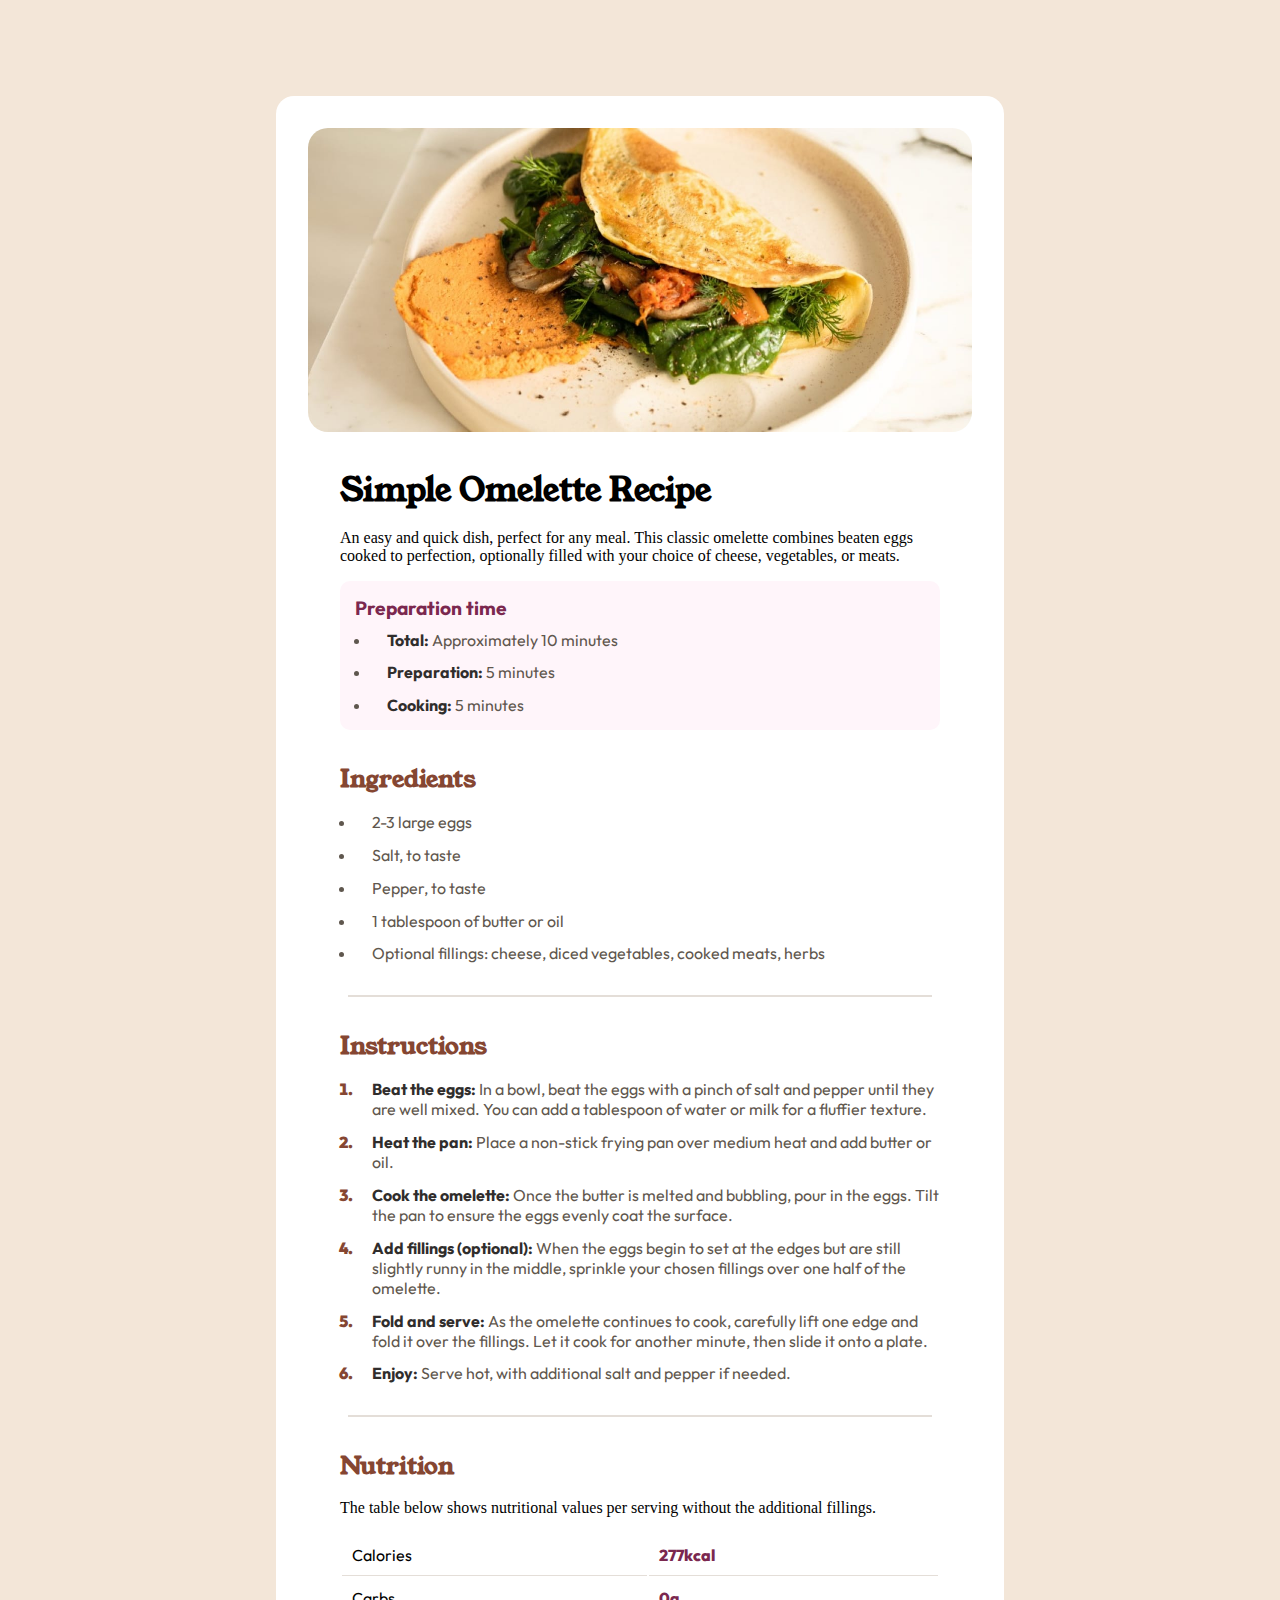
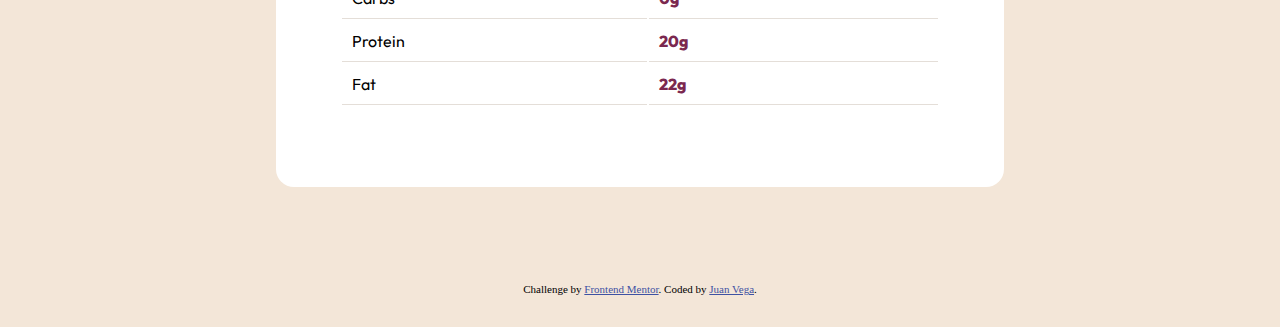
<file: index.html>
<!DOCTYPE html>
<html lang="en">

<head>
  <meta charset="UTF-8">
  <meta name="viewport" content="width=device-width, initial-scale=1.0">
  <link rel="icon" type="image/png" sizes="32x32" href="./assets/images/favicon-32x32.png">
  <link rel="stylesheet" href="styles.css">
  <title>Frontend Mentor | Recipe Page</title>

</head>

<body>
  <div class="recipe">
    <div class="content">
      <header>
        <img src="assets/images/image-omelette.jpeg" alt="omelette">
      </header>
  
      <div class="omelette">
        <h1>Simple Omelette Recipe</h1>
  
        <p>An easy and quick dish, perfect for any meal. This classic omelette combines beaten eggs cooked
          to perfection, optionally filled with your choice of cheese, vegetables, or meats.</p>
  
        <div class="container">
          <h3>Preparation time</h3>
          <ul>
            <li><b>Total:</b> Approximately 10 minutes</li>
            <li><b>Preparation:</b> 5 minutes</li>
            <li><b>Cooking:</b> 5 minutes</li>
          </ul>
        </div>
      </div>
  
      <div class="ingredients">
        <h2>Ingredients</h2>
  
        <ul>
          <li>2-3 large eggs</li>
          <li>Salt, to taste</li>
          <li>Pepper, to taste</li>
          <li>1 tablespoon of butter or oil</li>
          <li>Optional fillings: cheese, diced vegetables, cooked meats, herbs</li>
        </ul>
      </div>
  
      <hr>
  
      <div class="instructions">
        <h2>Instructions</h2>
  
        <ol>
          <li><b>Beat the eggs:</b> In a bowl, beat the eggs with a pinch of salt and pepper until they are well mixed.
            You can add a tablespoon of water or milk for a fluffier texture.</li>
  
          <li><b>Heat the pan:</b> Place a non-stick frying pan over medium heat and add butter or oil.</li>
  
          <li><b>Cook the omelette:</b> Once the butter is melted and bubbling, pour in the eggs. Tilt the pan to ensure
            the eggs evenly coat the surface.</li>
  
          <li><b>Add fillings (optional):</b> When the eggs begin to set at the edges but are still slightly runny in the
            middle, sprinkle your chosen fillings over one half of the omelette.</li>
  
          <li><b>Fold and serve:</b> As the omelette continues to cook, carefully lift one edge and fold it over the
            fillings. Let it cook for another minute, then slide it onto a plate.</li>
  
          <li><b>Enjoy:</b> Serve hot, with additional salt and pepper if needed.</li>
        </ol>
      </div>
  
      <hr>
  
      <div class="nutrition">
        <h2>Nutrition</h2>
  
        <p>The table below shows nutritional values per serving without the additional fillings.</p>
  
        <table>
          <tr>
            <td>Calories</td>
            <td class="serving">277kcal</td>
          </tr>
    
          <tr>
            <td>Carbs</td>
            <td class="serving">0g</td>
          </tr>
    
          <tr>
            <td>Protein</td>
            <td class="serving">20g</td>
          </tr>
    
          <tr>
            <td>Fat</td>
            <td class="serving">22g</td>
          </tr>
        </table>
  
      </div>
    </div>
  </div>

  <div class="attribution">
    Challenge by <a href="https://www.frontendmentor.io?ref=challenge" target="_blank">Frontend Mentor</a>.
    Coded by <a href="#">Juan Vega</a>.
  </div>

</body>

</html>
</file>
<file: styles.css>
* {
  box-sizing: border-box;
  padding: 0;
  margin: 0;
}

@font-face {
  font-family: 'Outfit';
  src: url('assets/fonts/outfit/Outfit-VariableFont_wght.ttf');
}

@font-face {
  font-family: 'Young Serif';
  src: url('assets/fonts/young-serif/YoungSerif-Regular.ttf');
}

:root {
  --White: #ffffff;
  --Eggshell: #f3e6d8;
  --WhiteCoffe: #e4ded8;
  --Wenge: #5f574e;
  --DarkCharcoal: #302d2c;
  --Brandy: #854632;
  --DarkRaspberry: #7b284f;
  --Snow: #fff5fa;
}


@media screen and (min-width: 1024px) {
  
  body {
    max-width: 1024px;
    margin: 0 auto;
    padding: 0 20px;
    box-sizing: border-box;
  }

  header img {
    width: 100%;
    height: auto;
    border-radius: 20px;
  }

  hr {
    width: 95%;
  }

  .content {
    margin: 6rem;
    padding: 2rem;
    border-radius: 18px;
  }
}

body {
  background-color: var(--Eggshell);
}

.content {
  background-color: var(--White);
}

.attribution {
  font-size: 11px;
  text-align: center;
}

.attribution a {
  color: hsl(228, 45%, 44%);
}

.container {
  background-color: var(--Snow);
  border-radius: 10px;
  padding: 15px;
  margin: 0 auto;
}

h1 {
  font-family: 'Young Serif';
}

h2 {
  color: var(--Brandy);
  margin-bottom: 1rem;
  font-family: 'Young Serif';
}

div {
  margin: 2rem;
}

header img {
  width: 100%;
  height: auto;
}

li {
  padding-left: 1rem;
}

.omelette h1, p{
  padding-bottom: 1rem;
}

.container h3 {
  font-family: 'Outfit';
  font-size: 1.2em;
  color: var(--DarkRaspberry);
  margin-bottom: 10px;
}

.container ul, .ingredients ul, .instructions ol {
  display: flex;
  flex-direction: column;
  gap: .8rem;
  font-size: 16px;
  color: var(--Wenge);
  list-style-position: outside;
  margin-left: 1rem;
  font-family: 'Outfit';
}

b {
  color: var(--DarkCharcoal);
}

hr {
  width: 88%;
  margin: auto;
  border: 1px solid var(--WhiteCoffe);
}

ol>li::marker{
  color: var(--Brandy);
  font-weight: 900;
}

.serving {
  color: var(--DarkRaspberry);
  font-weight: 800;
}

table {
  width: 100%;
  padding-bottom: 1rem;}

th, td {
  margin: 20px;
  padding: 10px;
  text-align: left;
  border-bottom: 1px solid var(--WhiteCoffe);
  font-family: 'Outfit';
}
</file>
